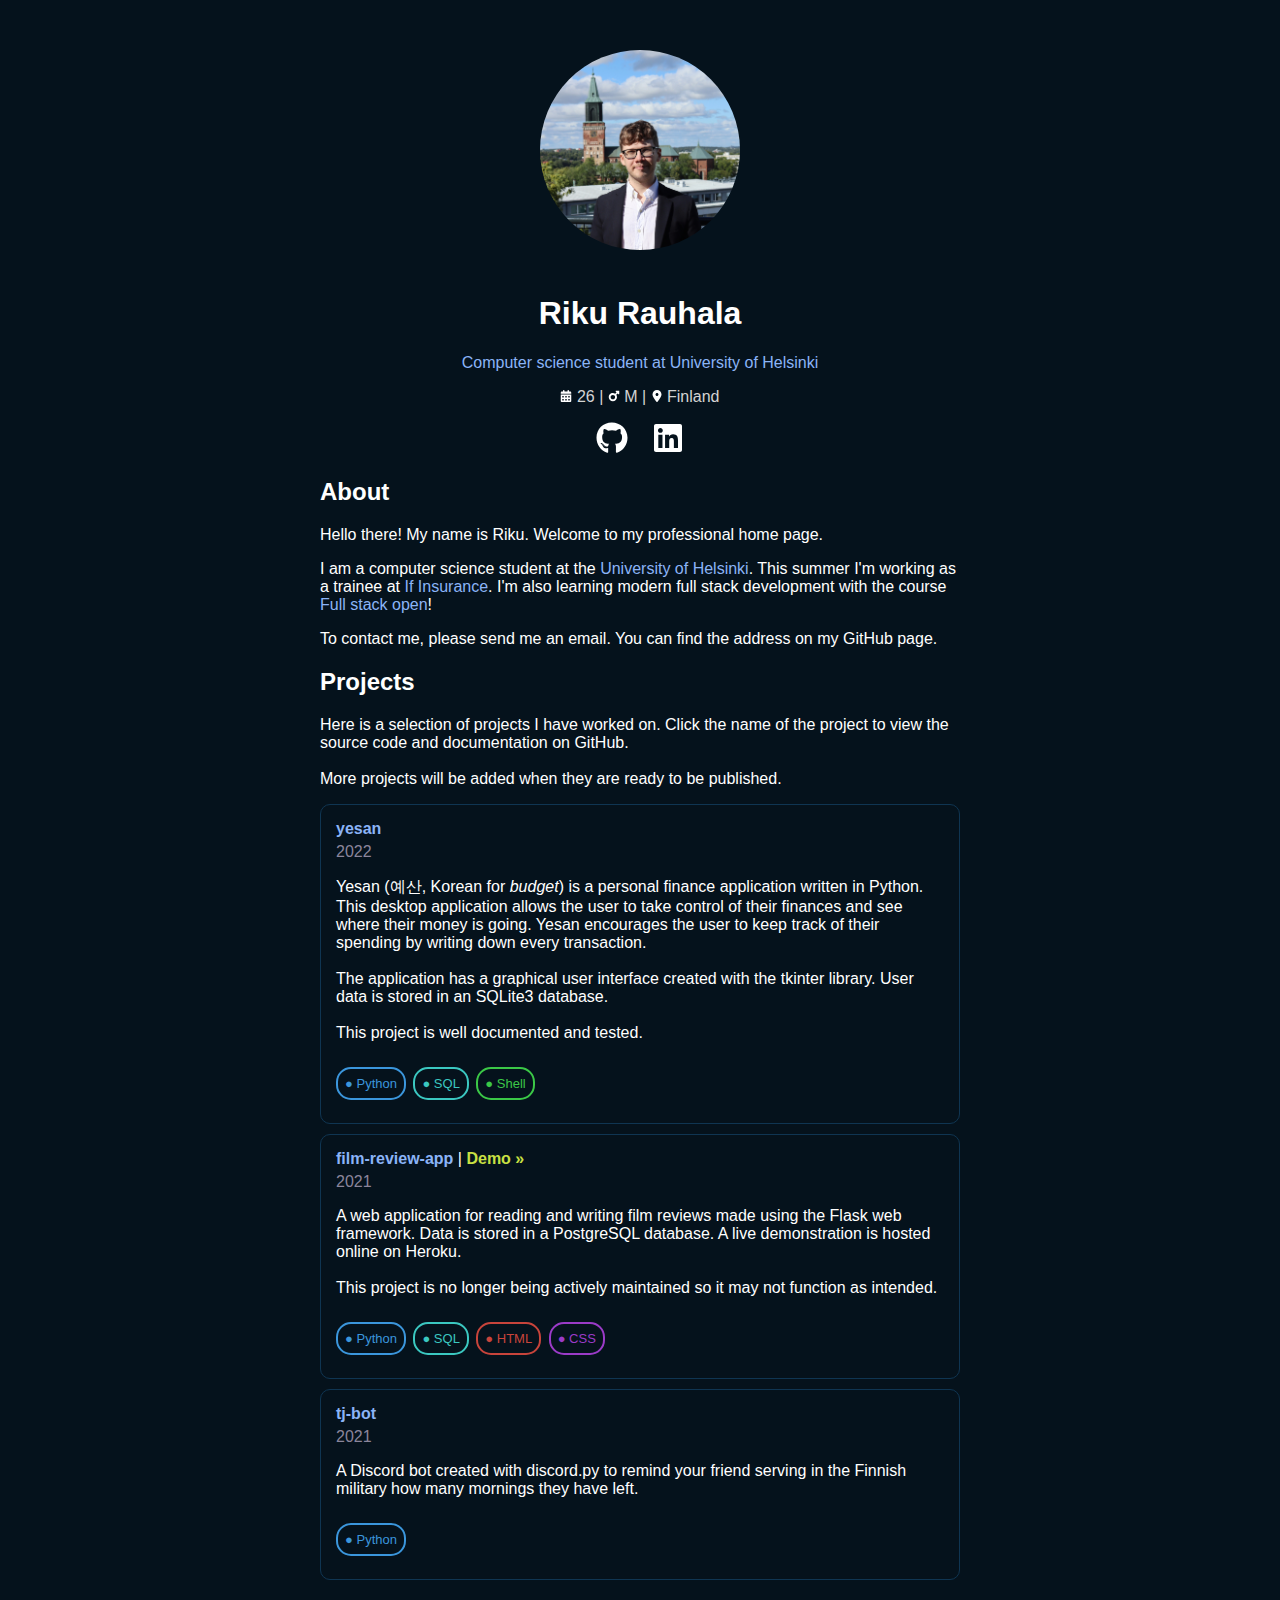
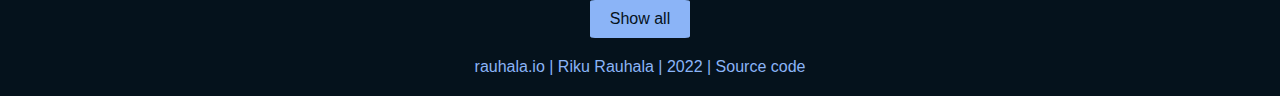
<file: index.html>
<!DOCTYPE html>
<html lang="en">
  <head>
    <title>Riku Rauhala | rauhala.io</title>
    <meta charset="utf-8">
    <meta name="viewport" content="width=device-width, initial-scale=1">
    <link rel="stylesheet" href="styles/style.css">
    <link rel="icon" type="image/x-icon" href="icons/favicon.ico">
  </head>
  <body>
    <div class="info">
      <img src="images/riku.jpg" title="This is me!" alt="Profile picture" class="picture"> 
      <h1>Riku Rauhala</h1>
      <p class="title">
        Computer science student at 
        <a href="https://www.helsinki.fi/" target="_blank">University of Helsinki</a>
      </p>
      <p class="details">
        <img src="icons/details/age.svg" class="icon-info" title="Age"> 26 |
        <img src="icons/details/sex.svg" class="icon-info" title="Sex"> M |
        <img src="icons/details/loc.svg" class="icon-info" title="Location"> Finland
      </p>
      <a href="https://github.com/rikurauhala" class="link-social" target="_blank">
        <img src="icons/social/gh.svg" class="icon-social" title="See my code on GitHub">
      </a>
      <a href="https://www.linkedin.com/in/rikurauhala/" class="link-social" target="_blank">
        <img src="icons/social/li.svg" class="icon-social" title="Connect with me on LinkedIn">
      </a>
    </div>
    <h2>About</h2>
    <p>
      Hello there! My name is Riku. Welcome to my professional home page.
    </p>
    <p>
      I am a computer science student at the <a href="https://www.helsinki.fi/" target="_blank">
      University of Helsinki</a>. This summer I'm working as a trainee at 
      <a href="https://www.if-insurance.com/about-if" target="_blank">If Insurance</a>. 
      I'm also learning modern full stack development with the course 
      <a href="https://fullstackopen.com/en/" target="_blank">Full stack open</a>!
    </p>
    <p>
      To contact me, please send me an email. You can find the address on my GitHub page.
    </p>
    <h2>Projects</h2>
    <p>
      Here is a selection of projects I have worked on.
      Click the name of the project to view the source code and documentation on GitHub.
      <br><br>
      More projects will be added when they are ready to be published.
    </p>
    <div class="project">
      <a href="https://github.com/rikurauhala/yesan">yesan</a>
      <span class="year">2022</span>
      <p>
        Yesan (예산, Korean for <i>budget</i>) is a personal finance application written in Python.
        This desktop application allows the user to take control of their finances and see where
        their money is going. Yesan encourages the user to keep track of their spending by writing
        down every transaction.
        <br><br>        
        The application has a graphical user interface created with the tkinter library.
        User data is stored in an SQLite3 database.
        <br><br>
        This project is well documented and tested.
      </p>
      <p class="tags">
        <span class="tag python">● Python</span>
        <span class="tag sql">● SQL</span>
        <span class="tag shell">● Shell</span>
      </p>
    </div>
    <div class="project">
      <span>
        <a href="https://github.com/rikurauhala/film-review-app">film-review-app</a>
        <span class="demo">| <a href="https://rvr-fra.herokuapp.com/">Demo »</a></span>
      </span>
      <span class="year">2021</span>
      <p>
        A web application for reading and writing film reviews made using the Flask web framework.
        Data is stored in a PostgreSQL database.
        A live demonstration is hosted online on Heroku.
        <br><br>
        This project is no longer being actively maintained so it may not function as intended.
      </p>
      <p class="tags">
        <span class="tag python">● Python</span>
        <span class="tag sql">● SQL</span>
        <span class="tag html">● HTML</span>
        <span class="tag css">● CSS</span>
      </p>
    </div>
    <div class="project">
      <a href="https://github.com/rikurauhala/tj-bot">tj-bot</a>
      <span class="year">2021</span>
      <p>A Discord bot created with discord.py to remind your friend serving in the Finnish
         military how many mornings they have left.</p>
      <p class="tags">
        <span class="tag python">● Python</span>
      </p>
    </div>
    <div class="project secondary">
      <a href="https://github.com/rikurauhala/rikurauhala.github.io">rauhala.io</a>
      <span class="year">2022</span>
      <p>
        My personal home page on the internet. You are looking at it!
        <br><br>
        I'm looking to eventually updating this project to a more modern JavaScript-based version.
      </p>
      <p class="tags">
        <span class="tag html">● HTML</span>
        <span class="tag css">● CSS</span>
        <span class="tag javascript">● JavaScript</span>
      </p>
    </div>
    <div class="project secondary">
      <a href="https://github.com/rikurauhala/pakettiseuranta">pakettiseuranta</a>
      <span class="year">2020</span>
      <p>A simple package tracking application made with Java and SQLite.</p>
      <p class="tags">
        <span class="tag java">● Java</span>
        <span class="tag sql">● SQL</span>
      </p>
    </div>
    <div id="button-container">
      <button onclick="showAll()" id="button">Show all</button>
    </div>
    <script src="scripts/script.js"></script>
    <footer>
      rauhala.io | Riku Rauhala | 2022 | 
      <a href="https://github.com/rikurauhala/rikurauhala.github.io">Source code</a>
    </footer>
  </body>
</html>
</file>
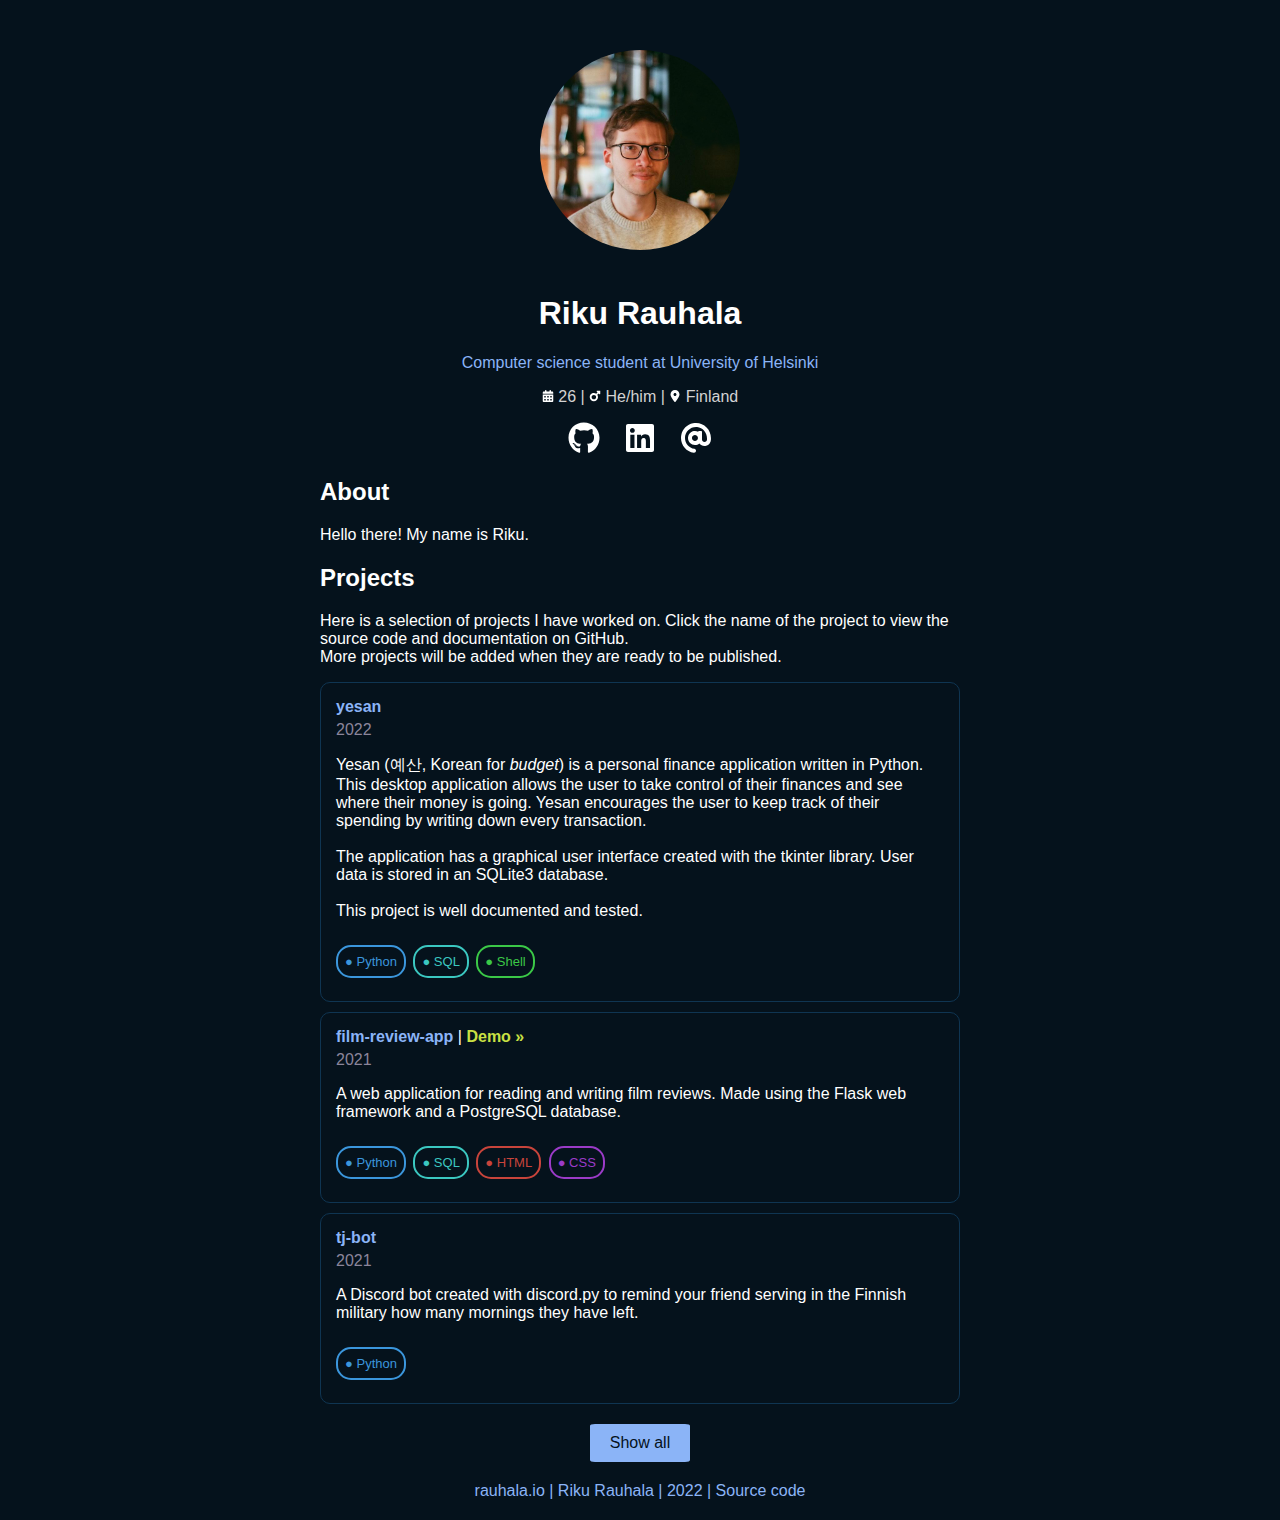
<file: docs/index.html>
<!DOCTYPE html>
<html lang="en">
  <head>
    <title>Riku Rauhala | rauhala.io</title>
    <meta charset="utf-8">
    <meta name="viewport" content="width=device-width, initial-scale=1">
    <link rel="stylesheet" href="css/style.css">
    <link rel="icon" type="image/x-icon" href="icons/favicon.ico">
  </head>
  <body>
    <div class="info">
      <img src="img/riku.jpg" title="This is me!" alt="Profile picture" class="picture"> 
      <h1>Riku Rauhala</h1>
      <p class="title">Computer science student at University of Helsinki</p>
      <p class="details">
        <img src="icons/calendar.svg" title="Age" class="icon-info"> 26 |
        <img src="icons/mars.svg" title="Gender" class="icon-info"> He/him |
        <img src="icons/location.svg" title="Location" class="icon-info"> Finland
      </p>
      <a href="https://github.com/rikurauhala" target="_blank" class="link-social">
        <img src="icons/github.svg" title="See my code on GitHub" class="icon-social">
      </a>
      <a href="https://www.linkedin.com/in/rikurauhala/" target="_blank" class="link-social">
        <img src="icons/linkedin.svg" title="Connect with me on LinkedIn" class="icon-social">
      </a>
      <a href="mailto:riku[ät]rauhala.io" class="link-social">
        <img src="icons/at.svg" title="Send me an email" class="icon-social">
      </a>
    </div>
    <h2>About</h2>
    <p>Hello there! My name is Riku.</p>
    <h2>Projects</h2>
    <p>
      Here is a selection of projects I have worked on.
      Click the name of the project to view the source code and documentation on GitHub.
      <br>More projects will be added when they are ready to be published.
    </p>
    <div class="project">
      <a href="https://github.com/rikurauhala/Yesan">yesan</a>
      <span class="year">2022</span>
      <p>
        Yesan (예산, Korean for <i>budget</i>) is a personal finance application written in Python.
        This desktop application allows the user to take control of their finances and see where their money is going.
        Yesan encourages the user to keep track of their spending by writing down every transaction.
        <br><br>        
        The application has a graphical user interface created with the tkinter library.
        User data is stored in an SQLite3 database.
        <br><br>
        This project is well documented and tested.
      </p>
      <p class="tags">
        <span class="tag python">● Python</span>
        <span class="tag sql">● SQL</span>
        <span class="tag shell">● Shell</span>
      </p>
    </div>
    <div class="project">
      <span>
        <a href="https://github.com/rikurauhala/film-review-app">film-review-app</a>
        <span class="demo">| <a href="https://rvr-fra.herokuapp.com/">Demo »</a></span>
      </span>
      <span class="year">2021</span>
      <p>A web application for reading and writing film reviews.
         Made using the Flask web framework and a PostgreSQL database.</p>
      <p class="tags">
        <span class="tag python">● Python</span>
        <span class="tag sql">● SQL</span>
        <span class="tag html">● HTML</span>
        <span class="tag css">● CSS</span>
      </p>
    </div>
    <div class="project">
      <a href="https://github.com/rikurauhala/tj-bot">tj-bot</a>
      <span class="year">2021</span>
      <p>A Discord bot created with discord.py to remind your friend serving in the Finnish
         military how many mornings they have left.</p>
      <p class="tags">
        <span class="tag python">● Python</span>
      </p>
    </div>
    <div class="project secondary">
      <a href="https://github.com/rikurauhala/rikurauhala.github.io">rauhala.io</a>
      <span class="year">2022</span>
      <p>My personal home page on the internet. You are looking at it!</p>
      <p class="tags">
        <span class="tag html">● HTML</span>
        <span class="tag css">● CSS</span>
        <span class="tag javascript">● JavaScript</span>
      </p>
    </div>
    <div class="project secondary">
      <a href="https://github.com/rikurauhala/pakettiseuranta">pakettiseuranta</a>
      <span class="year">2020</span>
      <p>A simple package tracking application made with Java and SQLite.</p>
      <p class="tags">
        <span class="tag java">● Java</span>
        <span class="tag sql">● SQL</span>
      </p>
    </div>
    <div id="button-container">
      <button onclick="showAll()" id="button">Show all</button>
    </div>
    <script src="scripts/script.js"></script>
    <footer>
      rauhala.io | Riku Rauhala | 2022 | 
      <a href="https://github.com/rikurauhala/rikurauhala.github.io">Source code</a>
    </footer>
  </body>
</html>
</file>
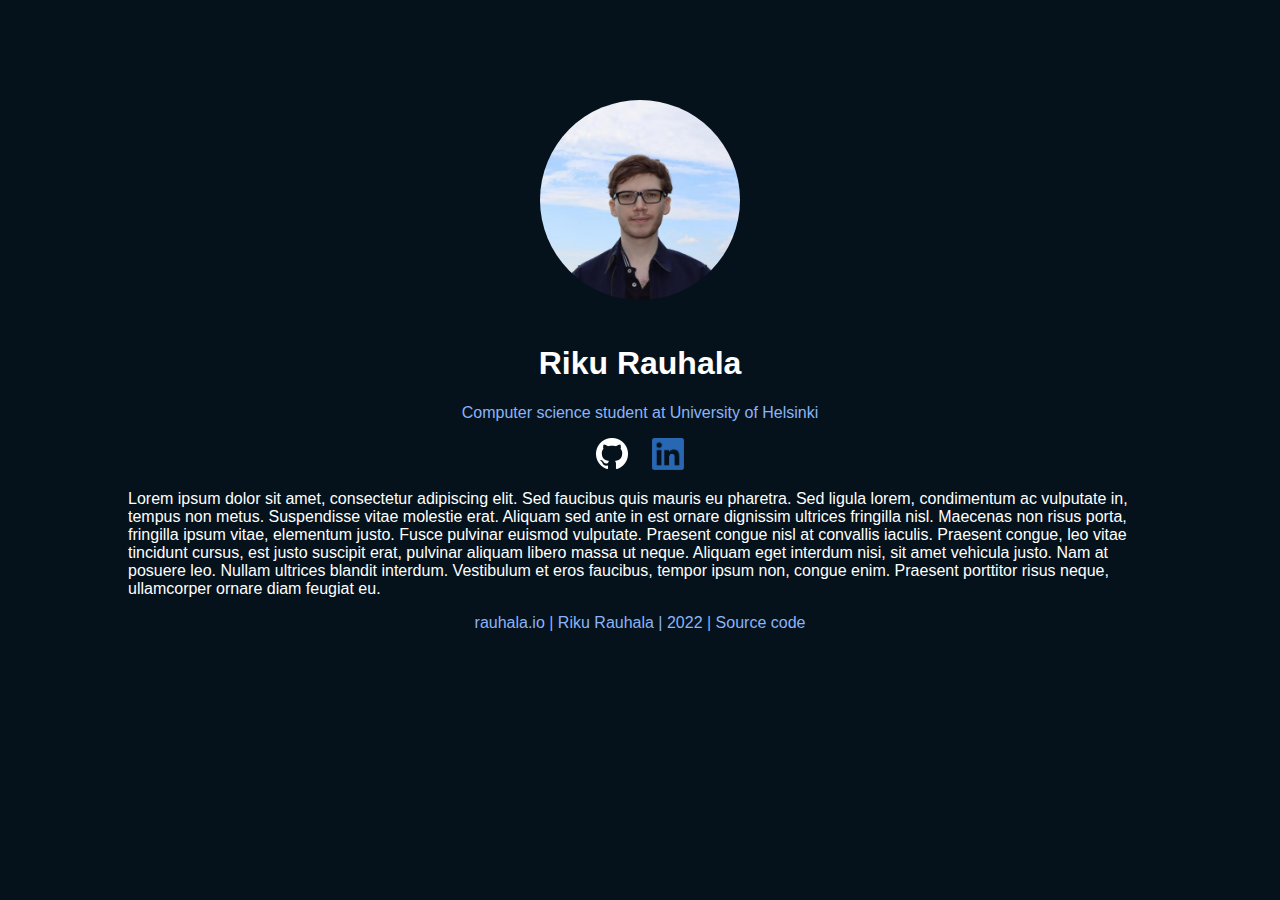
<file: src/index.html>
<!DOCTYPE html>
<html>
  <head>
    <title>Riku Rauhala</title>
    <meta charset="utf-8">
    <meta name="viewport" content="width=device-width, initial-scale=1">
    <link rel="stylesheet" href="style.css">
    <!--<link rel="icon" type="image/x-icon" href="favicon.ico">-->
  </head>
  <body>
    <img src="img/riku.jpg" title="Riku" id="pfp"> 
    <h1>Riku Rauhala</h1>
    <p id="title">Computer science student at University of Helsinki</p>
    <!-- GitHub / LinkedIn / Email logos here -->
    <a href="https://github.com/rikurauhala">
      <img src="icons/gh.png" class="icon">
    </a>
    <a href="https://www.linkedin.com/in/rikurauhala/">
      <img src="icons/li.png" class="icon">
    </a>
    <p id="bio">Lorem ipsum dolor sit amet, consectetur adipiscing elit. Sed faucibus quis mauris eu pharetra. Sed ligula lorem, condimentum ac vulputate in, tempus non metus. Suspendisse vitae molestie erat. Aliquam sed ante in est ornare dignissim ultrices fringilla nisl. Maecenas non risus porta, fringilla ipsum vitae, elementum justo. Fusce pulvinar euismod vulputate. Praesent congue nisl at convallis iaculis. Praesent congue, leo vitae tincidunt cursus, est justo suscipit erat, pulvinar aliquam libero massa ut neque. Aliquam eget interdum nisi, sit amet vehicula justo. Nam at posuere leo. Nullam ultrices blandit interdum. Vestibulum et eros faucibus, tempor ipsum non, congue enim. Praesent porttitor risus neque, ullamcorper ornare diam feugiat eu.</p>
    <!-- Source code link to be added -->
    <footer>rauhala.io | Riku Rauhala | 2022 | <a href="">Source code</a></footer>
  </body>
</html>
</file>
<file: styles/style.css>
/** General **/

body {
  background-color: #05121c;
  color: #fff;
  font-family: Arial, sans-serif;
  margin: auto;
  max-width: 95%;
}

a {
  white-space: nowrap;
}

a:link, a:visited {
  color: #8bb4f7;
  text-decoration: none;
}

a:hover {
  color: #8bb4f7;
  text-decoration: underline;
}

/** Info section **/

.info {
  text-align: center;
}

.picture {
  border-radius: 50%;
  height: 200px;
  margin: 50px 0 20px 0;
  width: 200px;
}

.title {
  color: #8bb4f7;
}

.details {
  color: lightgray;
}

.icon-info {
  filter: invert();
  height: 12px;
  width: 12px;
}

.icon-social {
  filter: invert();
  height: 32px;
  margin: 0 10px 0 10px;
  width: 32px;
}

.link-social:hover {
  text-decoration: none;
}

/** Project section **/

.project {
  border:#0f3552 1px solid;
  border-radius: 10px;
  display: flex;
  flex-direction: column;
  margin: 10px 0 10px 0;
  padding: 15px;
}

.secondary {
  display: none;
}

.project::after {
  clear: both;
  content: "";
  display: table;
}

.project a {
  font-weight: bold;
}

.demo a {
  color: #c9e043;
}

.year {
  color: #8b859b;
  padding: 5px 0 0 0;
}

/** Tags **/

.tag {
  border-radius: 15px;
  font-size: small;
  margin: 0 3px 0 0;
  padding: 7px;
}

.tag.css {
  border: #9b3bc8 2px solid;
  color: #9b3bc8;
}

.tag.html {
  border: #c8443b 2px solid;
  color: #c8443b;
}

.tag.java {
  border: #c8783b 2px solid;
  color: #c8783b;
}

.tag.javascript {
  border: #c6c83b 2px solid;
  color: #c6c83b;
}

.tag.python {
  border: #3b96dc 2px solid;
  color: #3b96dc;
}

.tag.shell {
  border: #3bc847 2px solid;
  color: #3bc847;
}

.tag.sql {
  border: #3bc8c1 2px solid;
  color: #3bc8c1;
}

/** Button **/

#button-container {
  margin: 20px;
  text-align: center;
}

#button {
  background-color: #8bb4f7;
  border: none;
  border-radius: 5%;
  color: #05121c;
  padding: 10px 20px;
  font-size: 16px;
}

#button:hover {
  background-color: #6f96d4;
}

/** Footer **/

footer {
  clear: left;
  color: #8bb4f7;
  padding: 0 0 20px 0;
  text-align: center;
}

/** Desktop layout **/

@media only screen and (min-width: 992px) {
  body {
    max-width: 50%;
  }
}

/** 404 page **/

.not-found {
  position: absolute;
  left: 50%;
  top: 50%;
  -webkit-transform: translate(-50%, -50%);
  transform: translate(-50%, -50%);
}

.huge {
  font-size: 300%;
}
</file>
<file: docs/css/style.css>
/** General **/

body {
  background-color: #05121c;
  color: #fff;
  font-family: Arial, sans-serif;
  margin: auto;
  max-width: 95%;
}

a {
  white-space: nowrap;
}

a:link, a:visited {
  color: #8bb4f7;
  text-decoration: none;
}

a:hover {
  color: #8bb4f7;
  text-decoration: underline;
}

/** Info section **/

.info {
  text-align: center;
}

.picture {
  border-radius: 50%;
  height: 200px;
  margin: 50px 0 20px 0;
  width: 200px;
}

.title {
  color: #8bb4f7;
}

.details {
  color: lightgray;
}

.icon-info {
  filter: invert();
  height: 12px;
  width: 12px;
}

.icon-social {
  filter: invert();
  height: 32px;
  margin: 0 10px 0 10px;
  width: 32px;
}

.link-social:hover {
  text-decoration: none;
}

/** Project section **/

.project {
  border:#0f3552 1px solid;
  border-radius: 10px;
  display: flex;
  flex-direction: column;
  margin: 10px 0 10px 0;
  padding: 15px;
}

.secondary {
  display: none;
}

.project::after {
  clear: both;
  content: "";
  display: table;
}

.project a {
  font-weight: bold;
}

.demo a {
  color: #c9e043;
}

.year {
  color: #8b859b;
  padding: 5px 0 0 0;
}

/** Tags **/

.tag {
  border-radius: 15px;
  font-size: small;
  margin: 0 3px 0 0;
  padding: 7px;
}

.tag.css {
  border: #9b3bc8 2px solid;
  color: #9b3bc8;
}

.tag.html {
  border: #c8443b 2px solid;
  color: #c8443b;
}

.tag.java {
  border: #c8783b 2px solid;
  color: #c8783b;
}

.tag.javascript {
  border: #c6c83b 2px solid;
  color: #c6c83b;
}

.tag.python {
  border: #3b96dc 2px solid;
  color: #3b96dc;
}

.tag.shell {
  border: #3bc847 2px solid;
  color: #3bc847;
}

.tag.sql {
  border: #3bc8c1 2px solid;
  color: #3bc8c1;
}

/** Button **/

#button-container {
  margin: 20px;
  text-align: center;
}

#button {
  background-color: #8bb4f7;
  border: none;
  border-radius: 5%;
  color: #05121c;
  padding: 10px 20px;
  font-size: 16px;
}

#button:hover {
  background-color: #6f96d4;
}

/** Footer **/

footer {
  clear: left;
  color: #8bb4f7;
  padding: 0 0 20px 0;
  text-align: center;
}

/** Desktop layout **/

@media only screen and (min-width: 992px) {
  body {
    max-width: 50%;
  }
}

/** 404 page **/

.not-found {
  position: absolute;
  left: 50%;
  top: 50%;
  -webkit-transform: translate(-50%, -50%);
  transform: translate(-50%, -50%);
}

.huge {
  font-size: 300%;
}
</file>
<file: src/style.css>
body {
  background-color: #05121c;
  color: white;
  font-family: Arial, sans-serif;
  margin: auto;
  max-width: 80%;
  text-align: center;
}

a:link, a:visited {
  color: #8bb4f7;
  text-decoration: none;
}

a:hover {
  color: #8bb4f7;
  text-decoration: underline;
}

#pfp {
  border-radius: 50%;
  height: 200px;
  margin-bottom: 20px;
  margin-top: 100px;
  width: 200px;
}

#title {
  color: #8bb4f7;
}

.icon {
  height: 32px;
  margin-left: 10px;
  margin-right: 10px;
  width: 32px;
}

#bio {
  text-align: left;
}

footer {
  color: #8bb4f7;
}
</file>
